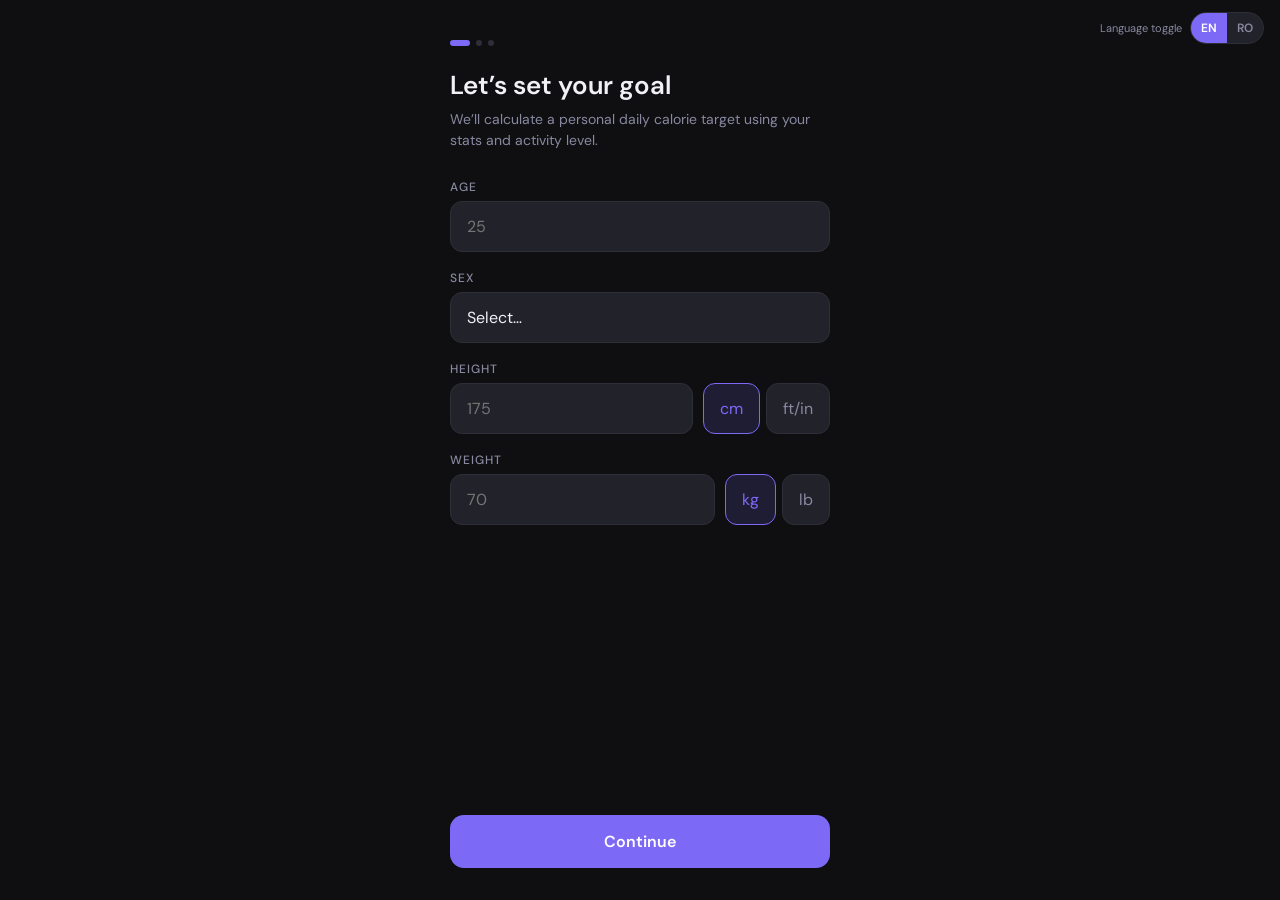
<file: index.html>
<!DOCTYPE html>
<html lang="en">
<head>
  <meta charset="UTF-8">
  <meta name="viewport" content="width=device-width, initial-scale=1, viewport-fit=cover">
  <meta name="theme-color" content="#0f0f12">
  <meta name="description" content="CalTrack is a private, offline-first calorie and macro tracker that runs entirely in your browser.">
  <meta name="apple-mobile-web-app-capable" content="yes">
  <meta name="apple-mobile-web-app-status-bar-style" content="black-translucent">
  <meta name="apple-mobile-web-app-title" content="CalTrack">
  <meta property="og:title" content="CalTrack">
  <meta property="og:description" content="Offline-first calorie and macro tracking with no backend and no account.">
  <meta property="og:type" content="website">
  <title>CalTrack</title>
  <link rel="icon" href="./icon.svg" type="image/svg+xml">
  <link rel="apple-touch-icon" href="./icon.svg">
  <link rel="manifest" href="./manifest.webmanifest">
  <link rel="preconnect" href="https://fonts.googleapis.com">
  <link rel="preconnect" href="https://fonts.gstatic.com" crossorigin>
  <link href="https://fonts.googleapis.com/css2?family=DM+Sans:wght@300;400;500;600&family=DM+Mono:wght@400;500&display=swap" rel="stylesheet">
  <link rel="stylesheet" href="./styles.css">
</head>
<body>
  <div id="app">
    <div class="global-lang-wrap" id="global-lang-wrap-onboarding">
      <span class="global-lang-label" id="global-lang-label-1">Language toggle</span>
      <div class="lang-toggle" id="global-lang-toggle-onboarding" aria-label="Language toggle">
        <button class="lang-btn active" data-lang="en" type="button">EN</button>
        <button class="lang-btn" data-lang="ro" type="button">RO</button>
      </div>
    </div>

    <div id="s-ob1" class="screen active">
      <div class="ob-header">
        <div class="ob-step-dots" aria-hidden="true">
          <div class="dot active"></div>
          <div class="dot"></div>
          <div class="dot"></div>
        </div>
        <div class="ob-title" id="ob1-title">Let’s set your goal</div>
        <div class="ob-sub" id="ob1-sub">We’ll calculate a personal daily calorie target using your stats and activity level.</div>
      </div>

      <div class="ob-body">
        <div class="field-group">
          <label class="field-label" for="ob-age" id="ob-age-label">Age</label>
          <input type="number" id="ob-age" placeholder="25" min="10" max="100" inputmode="numeric">
        </div>

        <div class="field-group">
          <label class="field-label" for="ob-sex" id="ob-sex-label">Sex</label>
          <select id="ob-sex">
            <option value="" id="sex-option-empty">Select…</option>
            <option value="male" id="sex-option-male">Male</option>
            <option value="female" id="sex-option-female">Female</option>
          </select>
        </div>

        <div class="field-group">
          <div class="field-label" id="ob-height-label">Height</div>
          <div class="field-row">
            <input type="number" id="ob-h1" placeholder="175" min="1" inputmode="decimal" aria-label="Height primary value">
            <div class="segmented" role="group" aria-label="Height units">
              <button class="unit-btn sel" id="btn-cm" type="button">cm</button>
              <button class="unit-btn" id="btn-ft" type="button">ft/in</button>
            </div>
          </div>
          <div id="in-row" class="hidden-row">
            <input type="number" id="ob-h2" placeholder="inches" min="0" max="11" inputmode="decimal" aria-label="Height inches">
          </div>
        </div>

        <div class="field-group">
          <div class="field-label" id="ob-weight-label">Weight</div>
          <div class="field-row">
            <input type="number" id="ob-w" placeholder="70" min="1" inputmode="decimal" aria-label="Weight value">
            <div class="segmented" role="group" aria-label="Weight units">
              <button class="unit-btn sel" id="btn-kg" type="button">kg</button>
              <button class="unit-btn" id="btn-lb" type="button">lb</button>
            </div>
          </div>
        </div>
      </div>

      <div class="ob-footer">
        <button class="btn-primary" id="step1-next" type="button">Continue</button>
      </div>
    </div>

    <div id="s-ob2" class="screen">
      <div class="ob-header">
        <div class="ob-step-dots" aria-hidden="true">
          <div class="dot done"></div>
          <div class="dot active"></div>
          <div class="dot"></div>
        </div>
        <div class="ob-title" id="ob2-title">Activity level</div>
        <div class="ob-sub" id="ob2-sub">How active are you during a typical week?</div>
      </div>

      <div class="ob-body">
        <div class="goal-cards" id="activity-cards">
          <button class="goal-card sel" type="button" data-activity="1.2">
            <div class="goal-icon maintain">🛋️</div>
            <div class="goal-text"><p id="activity-1-title">Sedentary</p><p id="activity-1-sub">Little or no exercise</p></div>
          </button>
          <button class="goal-card" type="button" data-activity="1.375">
            <div class="goal-icon maintain">🚶</div>
            <div class="goal-text"><p id="activity-2-title">Lightly active</p><p id="activity-2-sub">1–3 days / week</p></div>
          </button>
          <button class="goal-card" type="button" data-activity="1.55">
            <div class="goal-icon maintain">🏃</div>
            <div class="goal-text"><p id="activity-3-title">Moderately active</p><p id="activity-3-sub">3–5 days / week</p></div>
          </button>
          <button class="goal-card" type="button" data-activity="1.725">
            <div class="goal-icon bulk">💪</div>
            <div class="goal-text"><p id="activity-4-title">Very active</p><p id="activity-4-sub">6–7 days / week</p></div>
          </button>
          <button class="goal-card" type="button" data-activity="1.9">
            <div class="goal-icon bulk">🏋️</div>
            <div class="goal-text"><p id="activity-5-title">Extremely active</p><p id="activity-5-sub">Hard training + physical job</p></div>
          </button>
        </div>
      </div>

      <div class="ob-footer">
        <button class="btn-primary" id="step2-next" type="button">Continue</button>
        <button class="btn-ghost" id="step2-back" type="button">Back</button>
      </div>
    </div>

    <div id="s-ob3" class="screen">
      <div class="ob-header">
        <div class="ob-step-dots" aria-hidden="true">
          <div class="dot done"></div>
          <div class="dot done"></div>
          <div class="dot active"></div>
        </div>
        <div class="ob-title" id="ob3-title">What’s your goal?</div>
        <div class="ob-sub" id="ob3-sub">We’ll adjust calories and macros for your target.</div>
      </div>

      <div class="ob-body">
        <div class="goal-cards" id="goal-cards">
          <button class="goal-card sel" type="button" data-goal="-500">
            <div class="goal-icon deficit">🔥</div>
            <div class="goal-text"><p id="goal-1-title">Lose weight</p><p id="goal-1-sub">About 500 kcal below TDEE</p></div>
          </button>
          <button class="goal-card" type="button" data-goal="0">
            <div class="goal-icon maintain">⚖️</div>
            <div class="goal-text"><p id="goal-2-title">Maintain</p><p id="goal-2-sub">Eat around your TDEE</p></div>
          </button>
          <button class="goal-card" type="button" data-goal="300">
            <div class="goal-icon bulk">📈</div>
            <div class="goal-text"><p id="goal-3-title">Build muscle</p><p id="goal-3-sub">About 300 kcal above TDEE</p></div>
          </button>
        </div>
      </div>

      <div class="ob-footer">
        <button class="btn-primary" id="step3-finish" type="button">Calculate my goal</button>
        <button class="btn-ghost" id="step3-back" type="button">Back</button>
      </div>
    </div>

    <div id="s-result" class="screen">
      <div class="result-shell">
        <div class="result-intro">
          <div class="ob-title result-title" id="result-title">Your daily target</div>
          <div class="ob-sub" id="result-sub">Based on your estimated BMR, activity level, and goal.</div>
        </div>

        <div class="result-hero">
          <div class="ring-container">
            <svg width="180" height="180" viewBox="0 0 180 180" aria-hidden="true">
              <circle cx="90" cy="90" r="75" fill="none" stroke="#2e2e38" stroke-width="14"></circle>
              <circle id="res-ring" cx="90" cy="90" r="75" fill="none" stroke="#7c6af7" stroke-width="14" stroke-linecap="round" stroke-dasharray="471" stroke-dashoffset="118"></circle>
            </svg>
            <div class="ring-center">
              <div class="ring-kcal" id="res-kcal">—</div>
              <div class="ring-remaining" id="result-kcal-unit">kcal / day</div>
            </div>
          </div>
        </div>

        <div class="macro-row">
          <div class="macro-card p"><div class="mv" id="res-p">—g</div><div class="ml" id="res-p-label">protein</div></div>
          <div class="macro-card c"><div class="mv" id="res-c">—g</div><div class="ml" id="res-c-label">carbs</div></div>
          <div class="macro-card f"><div class="mv" id="res-f">—g</div><div class="ml" id="res-f-label">fat</div></div>
        </div>

        <div class="result-meta">
          <div class="meta-row"><span id="res-bmr-label">BMR</span><span id="res-bmr">—</span></div>
          <div class="meta-row"><span id="res-tdee-label">TDEE</span><span id="res-tdee">—</span></div>
          <div class="meta-row"><span id="res-bmi-label">BMI</span><span id="res-bmi">—</span></div>
          <div class="meta-row"><span id="res-goal-label-text">Goal</span><span id="res-goal-label">—</span></div>
        </div>
      </div>

      <div class="ob-footer">
        <button class="btn-primary" id="start-app" type="button">Start tracking</button>
      </div>
    </div>

    <div id="s-main" class="screen main-screen">
      <div class="topbar">
        <div>
          <div class="topbar-title" id="topbar-title">Today</div>
          <div class="topbar-date" id="main-date"></div>
        </div>
        <div class="topbar-actions">
          <div class="lang-toggle-wrap">
            <span class="global-lang-label topbar-lang-label" id="global-lang-label-2">Language toggle</span>
            <div class="lang-toggle" id="global-lang-toggle-main" aria-label="Language toggle">
              <button class="lang-btn active" data-lang="en" type="button">EN</button>
              <button class="lang-btn" data-lang="ro" type="button">RO</button>
            </div>
          </div>
          <div class="streak-badge" id="streak-badge">🔥 0 days</div>
        </div>
      </div>

      <div class="tabs" role="tablist" aria-label="Sections">
        <button class="tab active" id="tab-btn-today" data-tab="today" type="button" role="tab" aria-selected="true">Today</button>
        <button class="tab" id="tab-btn-history" data-tab="history" type="button" role="tab" aria-selected="false">History</button>
        <button class="tab" id="tab-btn-recipes" data-tab="recipes" type="button" role="tab" aria-selected="false">Recipes</button>
        <button class="tab" id="tab-btn-settings" data-tab="settings" type="button" role="tab" aria-selected="false">Profile</button>
        <button class="tab" id="tab-btn-help" data-tab="help" type="button" role="tab" aria-selected="false">Help</button>
      </div>

      <div class="tab-content active" id="tab-today">
        <div class="ring-wrap">
          <div class="ring-container">
            <svg width="180" height="180" viewBox="0 0 180 180" aria-hidden="true">
              <circle cx="90" cy="90" r="75" fill="none" stroke="#2e2e38" stroke-width="14"></circle>
              <circle id="main-ring" cx="90" cy="90" r="75" fill="none" stroke="#7c6af7" stroke-width="14" stroke-linecap="round" stroke-dasharray="471" stroke-dashoffset="471"></circle>
            </svg>
            <div class="ring-center">
              <div class="ring-kcal" id="main-kcal-eaten">0</div>
              <div class="ring-remaining" id="main-remaining">— remaining</div>
            </div>
          </div>
        </div>

        <div class="macro-mini" id="macro-mini"></div>

        <div class="section-header">
          <span class="section-title" id="meals-section-title">Meals</span>
          <button class="add-btn" id="open-modal" type="button" aria-label="Add meal">+</button>
        </div>

        <div class="meals-list" id="meals-list"></div>
      </div>

      <div class="tab-content" id="tab-history"></div>
      <div class="tab-content" id="tab-recipes">
        <div class="section-header section-header-tight">
          <span class="section-title" id="recipes-section-title">Saved recipes</span>
          <button class="add-btn" id="open-recipe-modal" type="button" aria-label="Add recipe">+</button>
        </div>
        <div class="library-meta-card" id="library-meta-card">Loading ingredient library…</div>
        <div class="recipes-list" id="recipes-list"></div>
      </div>
      <div class="tab-content" id="tab-settings"></div>
      <div class="tab-content" id="tab-help"></div>
    </div>

    <div class="modal-overlay hidden" id="modal" aria-hidden="true">
      <div class="modal" role="dialog" aria-modal="true" aria-labelledby="modal-title">
        <div class="modal-handle" aria-hidden="true"></div>
        <div class="modal-title" id="modal-title">Log a meal</div>

        <div class="meal-type-tabs" id="meal-type-tabs" role="tablist" aria-label="Meal type">
          <button class="meal-type-tab active" id="meal-type-breakfast" type="button" data-meal-type="breakfast">Breakfast</button>
          <button class="meal-type-tab" id="meal-type-lunch" type="button" data-meal-type="lunch">Lunch</button>
          <button class="meal-type-tab" id="meal-type-dinner" type="button" data-meal-type="dinner">Dinner</button>
        </div>

        <div class="quick-section">
          <div class="field-label" id="quick-add-label">Quick add</div>
          <div class="quick-foods" id="quick-foods"></div>
        </div>

        <div class="field-group modal-group">
          <label class="field-label" for="meal-recipe-select" id="meal-recipe-label">Saved recipe</label>
          <select id="meal-recipe-select">
            <option value="">None — manual entry</option>
          </select>
        </div>

        <div class="modal-grid modal-grid-inline">
          <div class="modal-field"><label for="meal-recipe-grams" id="meal-serving-label">Serving (g)</label><input type="number" id="meal-recipe-grams" placeholder="0" min="1" max="3000" step="0.1" inputmode="decimal" value="0"></div>
          <div class="modal-field modal-field-end"><button class="btn-ghost btn-inline" id="apply-recipe" type="button">Apply recipe</button></div>
        </div>

        <div class="recipe-preview hidden" id="meal-recipe-preview"></div>

        <div class="field-group modal-group">
          <label class="field-label" for="meal-name" id="meal-name-label">Food name</label>
          <input type="text" id="meal-name" placeholder="e.g. Chicken breast" maxlength="60" autocomplete="off">
          <div class="search-suggestions hidden" id="meal-ingredient-suggestions"></div>
          <p class="setting-hint" id="meal-ingredient-hint">Search the saved ingredient library to auto-fill calories and macros per 100g.</p>
        </div>

        <div class="field-group modal-group">
          <label class="field-label" for="meal-manual-kcal">Manual calories only</label>
          <input type="number" id="meal-manual-kcal" placeholder="0" min="0" max="5000" inputmode="numeric" value="0">
          <p class="setting-hint">For fast food or restaurant items when you only know the calories.</p>
        </div>

        <div class="modal-grid modal-grid-inline modal-grid-serving">
          <div class="modal-field modal-field-span-2">
            <label for="meal-serving-value" id="meal-manual-serving-label">Serving</label>
            <div class="serving-control">
              <select id="meal-unit-mode">
                <option value="grams">grams</option>
                <option value="units">units</option>
              </select>
              <input type="number" id="meal-serving-value" placeholder="0" min="0.1" max="5000" step="0.1" inputmode="decimal" value="100">
            </div>
          </div>
        </div>

        <div class="modal-grid">
          <div class="modal-field"><label for="meal-kcal">Calories</label><input type="number" id="meal-kcal" placeholder="0" min="1" max="5000" inputmode="numeric" value="0"></div>
          <div class="modal-field"><label for="meal-p">Protein (g)</label><input type="number" id="meal-p" placeholder="0" min="0" max="400" step="0.1" inputmode="decimal" value="0"></div>
          <div class="modal-field"><label for="meal-c">Carbs (g)</label><input type="number" id="meal-c" placeholder="0" min="0" max="600" step="0.1" inputmode="decimal" value="0"></div>
          <div class="modal-field"><label for="meal-f">Fat (g)</label><input type="number" id="meal-f" placeholder="0" min="0" max="300" step="0.1" inputmode="decimal" value="0"></div>
        </div>

        <div class="modal-actions">
          <button class="btn-primary" id="add-meal" type="button">Add meal</button>
          <button class="btn-ghost" id="cancel-meal" type="button">Cancel</button>
        </div>
      </div>
    </div>

    <div class="modal-overlay hidden" id="recipe-modal" aria-hidden="true">
      <div class="modal" role="dialog" aria-modal="true" aria-labelledby="recipe-modal-title">
        <div class="modal-handle" aria-hidden="true"></div>
        <div class="modal-title" id="recipe-modal-title">Create recipe</div>

        <div class="field-group modal-group">
          <label class="field-label" for="recipe-name" id="recipe-name-label">Recipe name</label>
          <input type="text" id="recipe-name" placeholder="e.g. Chicken curry" maxlength="60">
        </div>

        <div class="field-group modal-group">
          <label class="field-label" for="recipe-total-weight" id="recipe-total-weight-label">Total cooked recipe weight (g)</label>
          <input type="number" id="recipe-total-weight" placeholder="0" min="1" max="20000" step="0.1" inputmode="decimal" value="0">
          <p class="setting-hint" id="recipe-total-weight-hint">Use the final cooked weight if water evaporates or ingredients change weight during cooking.</p>
        </div>

        <div class="ingredient-builder">
          <div class="field-label" id="ingredient-builder-label">Add ingredient</div>
          <div class="field-group modal-group-small">
            <div class="ingredient-input-row">
              <input type="text" id="ingredient-name" placeholder="Ingredient name" maxlength="80" autocomplete="off">
              <button class="favorite-toggle-btn" id="toggle-ingredient-favorite" type="button" aria-label="Toggle ingredient favorite">☆</button>
            </div>
            <div class="search-suggestions hidden" id="recipe-ingredient-suggestions"></div>
            <p class="setting-hint" id="ingredient-library-hint">Search the saved ingredient library to auto-fill calories per 100g.</p>
          </div>
          <div class="favorite-ingredients-wrap">
            <div class="field-label" id="favorite-ingredients-label">Favorite ingredients</div>
            <div class="favorite-ingredients" id="favorite-ingredients"></div>
          </div>
          <div class="modal-grid modal-grid-ingredient">
            <div class="modal-field modal-field-span-2"><label for="ingredient-serving-value" id="ingredient-serving-label">Serving</label><div class="serving-control"><select id="ingredient-unit-mode"><option value="grams">grams</option><option value="units">units</option></select><input type="number" id="ingredient-serving-value" placeholder="0" min="0.1" max="5000" step="0.1" inputmode="decimal" value="100"></div></div>
            <div class="modal-field hidden"><label for="ingredient-grams">Grams</label><input type="number" id="ingredient-grams" placeholder="0" min="1" max="5000" step="0.1" inputmode="decimal" value="0"></div>
            <div class="modal-field"><label for="ingredient-kcal">Calories</label><input type="number" id="ingredient-kcal" placeholder="0" min="0" max="5000" step="0.1" inputmode="decimal" value="0"></div>
            <div class="modal-field"><label for="ingredient-p">Protein</label><input type="number" id="ingredient-p" placeholder="0" min="0" max="400" step="0.1" inputmode="decimal" value="0"></div>
            <div class="modal-field"><label for="ingredient-c">Carbs</label><input type="number" id="ingredient-c" placeholder="0" min="0" max="600" step="0.1" inputmode="decimal" value="0"></div>
            <div class="modal-field"><label for="ingredient-f">Fat</label><input type="number" id="ingredient-f" placeholder="0" min="0" max="300" step="0.1" inputmode="decimal" value="0"></div>
          </div>
          <button class="btn-ghost btn-inline-wide" id="add-ingredient" type="button">Add ingredient</button>
        </div>

        <div class="recipe-draft" id="recipe-draft"></div>

        <div class="modal-actions">
          <button class="btn-primary" id="save-recipe" type="button">Save recipe</button>
          <button class="btn-ghost" id="cancel-recipe" type="button">Cancel</button>
        </div>
      </div>
    </div>

    <div class="toast hidden" id="toast" aria-live="polite"></div>
  </div>

  <script src="./script.js" defer></script>
</body>
</html>
</file>
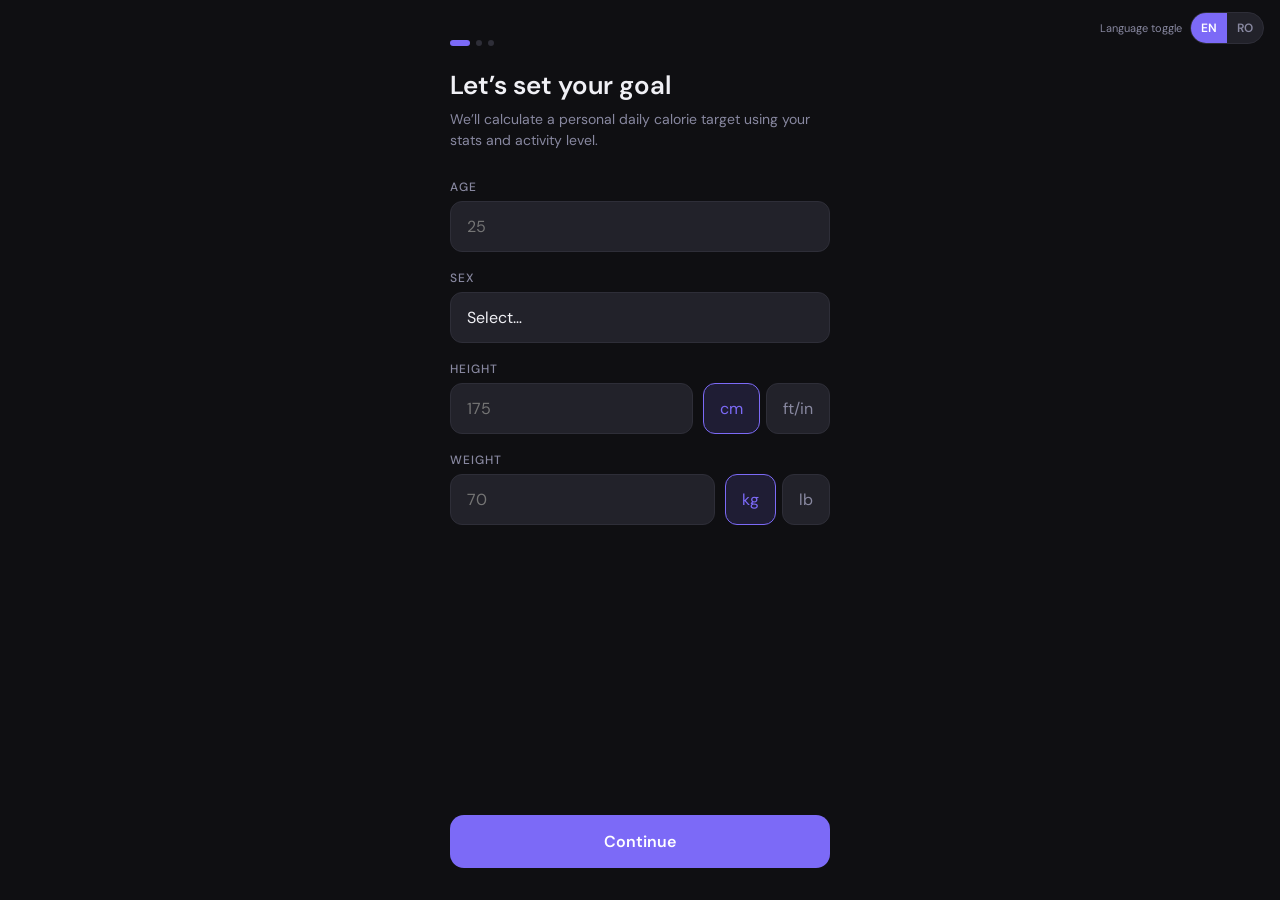
<file: calorie_tracker.html>
<!DOCTYPE html>
<html lang="en">
<head>
  <meta charset="UTF-8">
  <meta http-equiv="refresh" content="0; url=./">
  <meta name="viewport" content="width=device-width, initial-scale=1.0">
  <title>CalTrack</title>
  <script>window.location.replace('./');</script>
</head>
<body>
  <p>Redirecting to <a href="./">CalTrack</a>…</p>
</body>
</html>
</file>
<file: styles.css>
:root {
  --c-bg: #0f0f12;
  --c-surface: #18181c;
  --c-surface2: #22222a;
  --c-border: #2e2e38;
  --c-text: #f0f0f5;
  --c-muted: #8888a0;
  --c-accent: #7c6af7;
  --c-accent2: #5edfa8;
  --c-warn: #f0a04a;
  --c-danger: #f05a5a;
  --font-sans: 'DM Sans', system-ui, sans-serif;
  --font-mono: 'DM Mono', ui-monospace, monospace;
  --ring-size: 180px;
}

* {
  box-sizing: border-box;
  margin: 0;
  padding: 0;
}

html,
body {
  min-height: 100%;
  background: var(--c-bg);
  color: var(--c-text);
  font-family: var(--font-sans);
  overscroll-behavior: none;
}

body {
  -webkit-font-smoothing: antialiased;
  text-rendering: optimizeLegibility;
}

a {
  color: inherit;
}

button,
input,
select {
  font: inherit;
}

button {
  cursor: pointer;
}

#app {
  min-height: 100vh;
  max-width: 420px;
  margin: 0 auto;
  position: relative;
}

.global-lang-wrap {
  position: fixed;
  top: calc(12px + env(safe-area-inset-top));
  right: 16px;
  z-index: 20;
  display: inline-flex;
  align-items: center;
  gap: 8px;
}

.global-lang-label {
  font-size: 11px;
  color: var(--c-muted);
}

.topbar-lang-label {
  display: none;
}

.screen {
  display: none;
  min-height: 100vh;
  flex-direction: column;
  padding: 24px 20px 32px;
}

.screen.active {
  display: flex;
}

.main-screen {
  padding: 0;
}

.global-lang-wrap.hidden {
  display: none;
}

.ob-header {
  padding-top: max(16px, env(safe-area-inset-top));
  margin-bottom: 28px;
}

.ob-step-dots {
  display: flex;
  gap: 6px;
  margin-bottom: 24px;
}

.dot {
  width: 6px;
  height: 6px;
  border-radius: 999px;
  background: var(--c-border);
  transition: 0.2s ease;
}

.dot.active {
  width: 20px;
  border-radius: 3px;
  background: var(--c-accent);
}

.dot.done {
  background: var(--c-accent2);
}

.ob-title {
  font-size: 26px;
  font-weight: 600;
  line-height: 1.2;
  margin-bottom: 8px;
}

.ob-sub {
  font-size: 14px;
  line-height: 1.5;
  color: var(--c-muted);
}

.ob-body {
  display: flex;
  flex: 1;
  flex-direction: column;
  gap: 18px;
}

.ob-footer {
  margin-top: 24px;
}

.field-group,
.modal-field {
  display: flex;
  flex-direction: column;
  gap: 6px;
}

.field-label,
.modal-field label {
  font-size: 12px;
  font-weight: 500;
  letter-spacing: 0.08em;
  text-transform: uppercase;
  color: var(--c-muted);
}

.field-row {
  display: flex;
  gap: 10px;
}

input[type='number'],
input[type='text'],
select {
  width: 100%;
  border: 1px solid var(--c-border);
  border-radius: 12px;
  background: var(--c-surface2);
  color: var(--c-text);
  font-size: 16px;
  padding: 14px 16px;
  outline: none;
  transition: border-color 0.15s ease, box-shadow 0.15s ease;
  -webkit-appearance: none;
}

input:focus,
select:focus {
  border-color: var(--c-accent);
  box-shadow: 0 0 0 3px rgba(124, 106, 247, 0.16);
}

select option {
  background: #1a1a24;
}

.segmented {
  display: flex;
  gap: 6px;
  flex-shrink: 0;
}

.unit-btn,
.btn-ghost,
.btn-primary,
.add-btn,
.quick-chip,
.tab,
.goal-card,
.meal-del,
.linkish-btn {
  -webkit-tap-highlight-color: transparent;
}

.unit-btn {
  border: 1px solid var(--c-border);
  border-radius: 12px;
  background: var(--c-surface2);
  color: var(--c-muted);
  white-space: nowrap;
  padding: 14px 16px;
  transition: 0.15s ease;
}

.unit-btn.sel {
  color: var(--c-accent);
  background: rgba(124, 106, 247, 0.15);
  border-color: var(--c-accent);
}

.goal-cards {
  display: flex;
  flex-direction: column;
  gap: 10px;
}

.goal-card {
  display: flex;
  align-items: center;
  gap: 14px;
  border: 1.5px solid var(--c-border);
  border-radius: 14px;
  background: var(--c-surface2);
  color: inherit;
  text-align: left;
  padding: 16px;
  transition: border-color 0.15s ease, background 0.15s ease;
}

.goal-card:hover,
.goal-card:focus-visible {
  border-color: var(--c-accent);
}

.goal-card.sel {
  border-color: var(--c-accent);
  background: rgba(124, 106, 247, 0.1);
}

.goal-icon {
  width: 40px;
  height: 40px;
  border-radius: 10px;
  display: grid;
  place-items: center;
  font-size: 18px;
  flex-shrink: 0;
}

.goal-icon.deficit {
  background: rgba(240, 90, 90, 0.15);
}

.goal-icon.maintain {
  background: rgba(94, 223, 168, 0.15);
}

.goal-icon.bulk {
  background: rgba(124, 106, 247, 0.15);
}

.goal-text p:first-child {
  font-size: 15px;
  font-weight: 500;
}

.goal-text p:last-child {
  margin-top: 2px;
  font-size: 13px;
  color: var(--c-muted);
}

.btn-primary,
.btn-ghost {
  width: 100%;
  border-radius: 14px;
  padding: 16px;
}

.btn-primary {
  border: none;
  background: var(--c-accent);
  color: #fff;
  font-size: 16px;
  font-weight: 600;
}

.btn-primary:hover {
  opacity: 0.94;
}

.btn-primary:active {
  transform: scale(0.99);
}

.btn-primary:disabled {
  opacity: 0.55;
  cursor: not-allowed;
}

.btn-ghost {
  margin-top: 10px;
  border: 1px solid var(--c-border);
  background: none;
  color: var(--c-muted);
}

.btn-inline,
.btn-inline-wide {
  margin-top: 0;
  padding: 14px 16px;
}

.btn-inline-wide {
  margin-top: 12px;
}

.hidden-row,
.hidden,
.modal-overlay.hidden,
.toast.hidden {
  display: none !important;
}

.tab-content {
  display: none;
}

.result-shell {
  display: flex;
  flex: 1;
  flex-direction: column;
}

.result-intro {
  padding-top: 8px;
  margin-bottom: 16px;
}

.result-title {
  font-size: 22px;
}

.result-hero,
.ring-wrap {
  padding: 16px 0 12px;
  text-align: center;
}

.ring-container {
  position: relative;
  width: var(--ring-size);
  height: var(--ring-size);
  margin: 0 auto;
}

.ring-container svg {
  transform: rotate(-90deg);
}

.ring-center {
  position: absolute;
  inset: 0;
  display: grid;
  place-content: center;
  text-align: center;
}

.ring-kcal {
  font-family: var(--font-mono);
  font-size: 32px;
  font-weight: 600;
  line-height: 1;
}

.ring-remaining {
  margin-top: 4px;
  font-size: 12px;
  color: var(--c-muted);
}

#main-ring {
  transition: stroke-dashoffset 0.5s ease, stroke 0.3s ease;
}

.macro-row,
.macro-mini {
  display: grid;
  gap: 10px;
}

.macro-row {
  grid-template-columns: repeat(3, 1fr);
  margin: 20px 0;
}

.macro-mini {
  grid-template-columns: repeat(3, 1fr);
  gap: 8px;
  padding: 0 20px;
  margin-bottom: 6px;
}

.macro-card,
.mm-card,
.result-meta,
.history-item,
.setting-card,
.meal-item,
.recipe-card,
.recipe-draft-card,
.recipe-preview,
.library-meta-card {
  border: 1px solid var(--c-border);
  background: var(--c-surface2);
}

.macro-card {
  border-radius: 14px;
  padding: 14px;
  text-align: center;
}

.mv,
.mm-val,
.meal-kcal,
.hist-kcal {
  font-family: var(--font-mono);
}

.mv {
  font-size: 20px;
  font-weight: 600;
}

.ml,
.mm-lbl {
  margin-top: 3px;
  font-size: 12px;
  color: var(--c-muted);
}

.macro-card.p .mv,
.mm-card.p .mm-val {
  color: #7c6af7;
}

.mm-card.p .mm-bar {
  background: #7c6af7;
}

.macro-card.c .mv,
.mm-card.c .mm-val {
  color: #5edfa8;
}

.mm-card.c .mm-bar {
  background: #5edfa8;
}

.macro-card.f .mv,
.mm-card.f .mm-val {
  color: #f0a04a;
}

.mm-card.f .mm-bar {
  background: #f0a04a;
}

.result-meta {
  border-radius: 14px;
  padding: 16px;
  display: flex;
  flex-direction: column;
  gap: 10px;
}

.meta-row,
.setting-row,
.hist-top,
.recipe-card-top,
.ingredient-row {
  display: flex;
  align-items: center;
  justify-content: space-between;
  gap: 10px;
}

.meta-row span:last-child,
.setting-row span:last-child {
  font-weight: 500;
  color: var(--c-accent2);
}

.topbar {
  display: flex;
  align-items: center;
  justify-content: space-between;
  gap: 12px;
  padding: calc(16px + env(safe-area-inset-top)) 20px 8px;
}

.topbar-actions {
  display: flex;
  align-items: center;
  gap: 8px;
}

.lang-toggle-wrap {
  display: flex;
  align-items: center;
  gap: 8px;
}

.lang-toggle {
  display: inline-flex;
  border: 1px solid var(--c-border);
  border-radius: 999px;
  background: var(--c-surface2);
  overflow: hidden;
}

.lang-btn {
  border: none;
  background: transparent;
  color: var(--c-muted);
  font-size: 12px;
  font-weight: 600;
  padding: 7px 10px;
}

.lang-btn.active {
  background: var(--c-accent);
  color: #fff;
}

.topbar-title {
  font-size: 18px;
  font-weight: 600;
}

.topbar-date {
  font-size: 12px;
  color: var(--c-muted);
}

.streak-badge {
  display: flex;
  align-items: center;
  gap: 5px;
  border: 1px solid rgba(240, 160, 74, 0.25);
  border-radius: 999px;
  background: rgba(240, 160, 74, 0.12);
  color: var(--c-warn);
  font-size: 13px;
  font-weight: 500;
  padding: 5px 12px;
}

.tabs {
  display: flex;
  gap: 4px;
  padding: 0 20px;
  margin-bottom: 4px;
  overflow-x: auto;
  scrollbar-width: none;
}

.tabs::-webkit-scrollbar {
  display: none;
}

.tab {
  flex: 1 0 auto;
  border: none;
  border-bottom: 2px solid transparent;
  background: none;
  color: var(--c-muted);
  padding: 10px;
  font-size: 14px;
  font-weight: 500;
  transition: 0.15s ease;
}

.tab.active {
  color: var(--c-accent);
  border-bottom-color: var(--c-accent);
}

.tab-content.active {
  display: block;
}

.meal-type-tabs {
  display: grid;
  grid-template-columns: repeat(3, 1fr);
  gap: 8px;
  margin-bottom: 18px;
}

.meal-type-tab {
  border: 1px solid var(--c-border);
  border-radius: 12px;
  background: var(--c-surface2);
  color: var(--c-muted);
  padding: 12px 10px;
  font-size: 14px;
  font-weight: 600;
  transition: 0.15s ease;
}

.meal-type-tab.active {
  color: var(--c-text);
  border-color: var(--c-accent);
  background: rgba(124, 106, 247, 0.16);
}

#tab-today {
  padding-bottom: calc(80px + env(safe-area-inset-bottom));
}

#tab-history,
#tab-recipes,
#tab-settings,
#tab-help {
  padding: 0 20px calc(32px + env(safe-area-inset-bottom));
}

.library-meta-card {
  border-radius: 14px;
  margin-top: 10px;
  padding: 14px;
  font-size: 13px;
  color: var(--c-muted);
}

.library-meta-sub {
  margin-top: 6px;
  color: var(--c-muted);
  font-size: 13px;
  line-height: 1.5;
}

.section-header {
  display: flex;
  align-items: center;
  justify-content: space-between;
  padding: 12px 20px 8px;
}

.section-header-tight {
  padding: 14px 0 8px;
}

.section-title {
  font-size: 14px;
  font-weight: 500;
  letter-spacing: 0.07em;
  text-transform: uppercase;
  color: var(--c-muted);
}

.add-btn {
  width: 32px;
  height: 32px;
  border: none;
  border-radius: 9px;
  background: var(--c-accent);
  color: #fff;
  font-size: 20px;
  line-height: 1;
  display: grid;
  place-items: center;
}

.meals-list,
.history-list,
.settings-wrap,
.recipes-list {
  display: flex;
  flex-direction: column;
}

.meals-list {
  gap: 8px;
  padding: 0 20px;
}

.history-list,
.settings-wrap,
.recipes-list {
  gap: 10px;
  padding-top: 14px;
}

.meal-item {
  display: flex;
  align-items: center;
  gap: 12px;
  border-radius: 14px;
  padding: 14px;
}


.meal-info {
  min-width: 0;
  flex: 1;
}

.meal-name,
.recipe-name,
.recipe-draft-title {
  font-size: 15px;
  font-weight: 500;
  overflow-wrap: anywhere;
}

.recipe-draft-title-row {
  display: flex;
  align-items: center;
  justify-content: space-between;
  gap: 10px;
}

.draft-badge {
  border: 1px solid rgba(124, 106, 247, 0.28);
  border-radius: 999px;
  background: rgba(124, 106, 247, 0.12);
  color: var(--c-accent);
  font-size: 11px;
  font-weight: 600;
  letter-spacing: 0.06em;
  text-transform: uppercase;
  padding: 4px 8px;
}

.meal-macros,
.empty-state,
.hist-macros,
.help-copy,
.setting-hint,
.recipe-meta,
.recipe-draft-totals,
.recipe-preview-line {
  font-size: 12px;
  color: var(--c-muted);
}

.meal-kcal {
  font-size: 15px;
  font-weight: 600;
  color: var(--c-accent);
}

.meal-del,
.linkish-btn,
.icon-btn {
  border: none;
  background: none;
  color: var(--c-muted);
}

.meal-del,
.icon-btn {
  font-size: 18px;
  padding: 4px;
}

.meal-del:hover,
.linkish-btn:hover,
.icon-btn:hover,
.icon-btn.danger {
  color: var(--c-danger);
}

.icon-btn {
  color: var(--c-accent2);
}

.item-actions-row {
  display: flex;
  align-items: center;
  justify-content: flex-end;
  gap: 2px;
}

.meal-actions {
  display: flex;
  flex-direction: column;
  align-items: flex-end;
  gap: 2px;
}

.empty-state {
  padding: 32px 20px;
  text-align: center;
}

.recipe-empty {
  padding: 18px 10px;
}

.mm-card,
.setting-card,
.history-item,
.recipe-card,
.recipe-draft-card,
.recipe-preview {
  border-radius: 14px;
  padding: 14px;
}

.mm-val {
  font-size: 15px;
  font-weight: 600;
}

.mm-bar-bg,
.hist-bar-bg {
  border-radius: 999px;
  background: var(--c-border);
}

.mm-bar-bg {
  height: 3px;
  margin: 5px 0 3px;
}

.mm-bar,
.hist-bar {
  height: 100%;
  border-radius: inherit;
}

.hist-bar-bg {
  height: 6px;
}

.hist-macros,
.recipe-macros-row {
  display: flex;
  flex-wrap: wrap;
  gap: 12px;
  margin-top: 8px;
}

.hist-macros span b {
  color: var(--c-text);
}

.recipe-ingredients {
  display: none;
}

.ingredient-row {
  font-size: 13px;
}

.ingredient-row-strong {
  align-items: center;
  padding: 6px 0;
  border-bottom: 1px solid rgba(255, 255, 255, 0.04);
}

.ingredient-row-strong:last-child {
  border-bottom: none;
}

.recipe-preview {
  margin-top: 14px;
  line-height: 1.5;
}

.setting-card h3 {
  margin-bottom: 12px;
  font-size: 14px;
  font-weight: 500;
  color: var(--c-muted);
}

.setting-row {
  padding: 6px 0;
  font-size: 14px;
}

.help-copy,
.setting-hint {
  line-height: 1.5;
}

.help-wrap {
  padding-top: 14px;
}

.help-hero-card,
.help-step-card,
.help-tips-card {
  position: relative;
  overflow: hidden;
}

.help-hero-card::before,
.help-step-card::before,
.help-tips-card::before {
  content: '';
  position: absolute;
  inset: 0 auto 0 0;
  width: 4px;
  background: linear-gradient(180deg, var(--c-accent), var(--c-accent2));
  opacity: 0.9;
}

.help-hero-card h3,
.help-step-card h3,
.help-tips-card h3 {
  margin-bottom: 10px;
  padding-left: 12px;
}

.help-hero-card .help-copy,
.help-step-card .help-copy,
.help-tips-card .help-copy {
  padding-left: 12px;
  font-size: 13px;
}

.linkish-btn {
  padding: 0;
  color: var(--c-accent);
}

.modal-overlay {
  position: fixed;
  inset: 0;
  z-index: 100;
  display: flex;
  align-items: flex-end;
  background: rgba(0, 0, 0, 0.72);
  padding-bottom: env(safe-area-inset-bottom);
}

.modal {
  width: 100%;
  max-height: min(88vh, 920px);
  overflow-y: auto;
  border-top: 1px solid var(--c-border);
  border-radius: 24px 24px 0 0;
  background: var(--c-surface);
  padding: 24px 20px 40px;
}

.modal-handle {
  width: 36px;
  height: 4px;
  border-radius: 999px;
  background: var(--c-border);
  margin: 0 auto 20px;
}

.modal-title {
  margin-bottom: 18px;
  font-size: 18px;
  font-weight: 600;
}

.quick-section,
.modal-group,
.ingredient-builder {
  margin-bottom: 18px;
}

.search-suggestions {
  display: flex;
  flex-direction: column;
  gap: 8px;
  margin-top: 10px;
}

.search-suggestion-btn {
  width: 100%;
  border: 1px solid var(--c-border);
  border-radius: 12px;
  background: var(--c-surface2);
  color: var(--c-text);
  text-align: left;
  padding: 12px 14px;
}

.search-suggestion-btn.active,
.search-suggestion-btn:hover,
.search-suggestion-btn:focus-visible {
  border-color: var(--c-accent);
  background: rgba(124, 106, 247, 0.1);
}

.search-suggestion-name {
  font-size: 14px;
  font-weight: 500;
}

.search-suggestion-meta {
  margin-top: 4px;
  font-size: 12px;
  color: var(--c-muted);
  line-height: 1.45;
}

.ingredient-input-row {
  display: flex;
  gap: 10px;
  align-items: stretch;
}

.favorite-toggle-btn,
.icon-btn,
.favorite-chip {
  -webkit-tap-highlight-color: transparent;
}

.favorite-toggle-btn {
  width: 52px;
  flex-shrink: 0;
  border: 1px solid var(--c-border);
  border-radius: 12px;
  background: var(--c-surface2);
  color: var(--c-warn);
  font-size: 20px;
}

.favorite-toggle-btn.active {
  border-color: var(--c-warn);
  background: rgba(240, 160, 74, 0.12);
}

.favorite-ingredients-wrap {
  margin: 4px 0 14px;
}

.favorite-ingredients {
  margin-top: 8px;
}

.favorite-chip-list {
  display: flex;
  flex-wrap: wrap;
  gap: 8px;
}

.favorite-chip {
  border: 1px solid rgba(240, 160, 74, 0.24);
  border-radius: 999px;
  background: rgba(240, 160, 74, 0.08);
  color: var(--c-text);
  padding: 8px 12px;
  font-size: 13px;
}

.modal-group-small {
  margin-bottom: 12px;
}

.quick-foods {
  display: flex;
  flex-wrap: wrap;
  gap: 8px;
  margin-top: 8px;
}

.quick-chip {
  border: 1px solid var(--c-border);
  border-radius: 20px;
  background: var(--c-surface2);
  padding: 7px 14px;
  font-size: 13px;
  transition: 0.15s ease;
}

.quick-chip:hover {
  border-color: var(--c-accent);
  color: var(--c-accent);
}

.modal-grid {
  display: grid;
  grid-template-columns: repeat(2, minmax(0, 1fr));
  gap: 10px;
}

.modal-grid-inline {
  align-items: end;
}

.modal-grid-ingredient {
  grid-template-columns: repeat(2, minmax(0, 1fr));
}

.modal-field-span-2 {
  grid-column: span 2;
}

.serving-control {
  display: grid;
  grid-template-columns: minmax(120px, 0.95fr) minmax(0, 1.05fr);
  gap: 10px;
}

.modal-field-end {
  display: flex;
  align-items: end;
}

.modal-actions {
  margin-top: 20px;
}

.toast {
  position: fixed;
  left: 50%;
  bottom: calc(18px + env(safe-area-inset-bottom));
  transform: translateX(-50%);
  z-index: 150;
  max-width: calc(100vw - 32px);
  border: 1px solid rgba(124, 106, 247, 0.35);
  border-radius: 999px;
  background: rgba(24, 24, 28, 0.98);
  color: var(--c-text);
  padding: 10px 14px;
  box-shadow: 0 10px 35px rgba(0, 0, 0, 0.3);
  font-size: 13px;
}

@media (max-width: 360px) {
  .macro-row,
  .macro-mini,
  .modal-grid,
  .modal-grid-ingredient,
  .serving-control {
    grid-template-columns: 1fr;
  }

  .modal-field-span-2 {
    grid-column: span 1;
  }

  .tabs {
    padding-right: 8px;
  }
}
</file>
